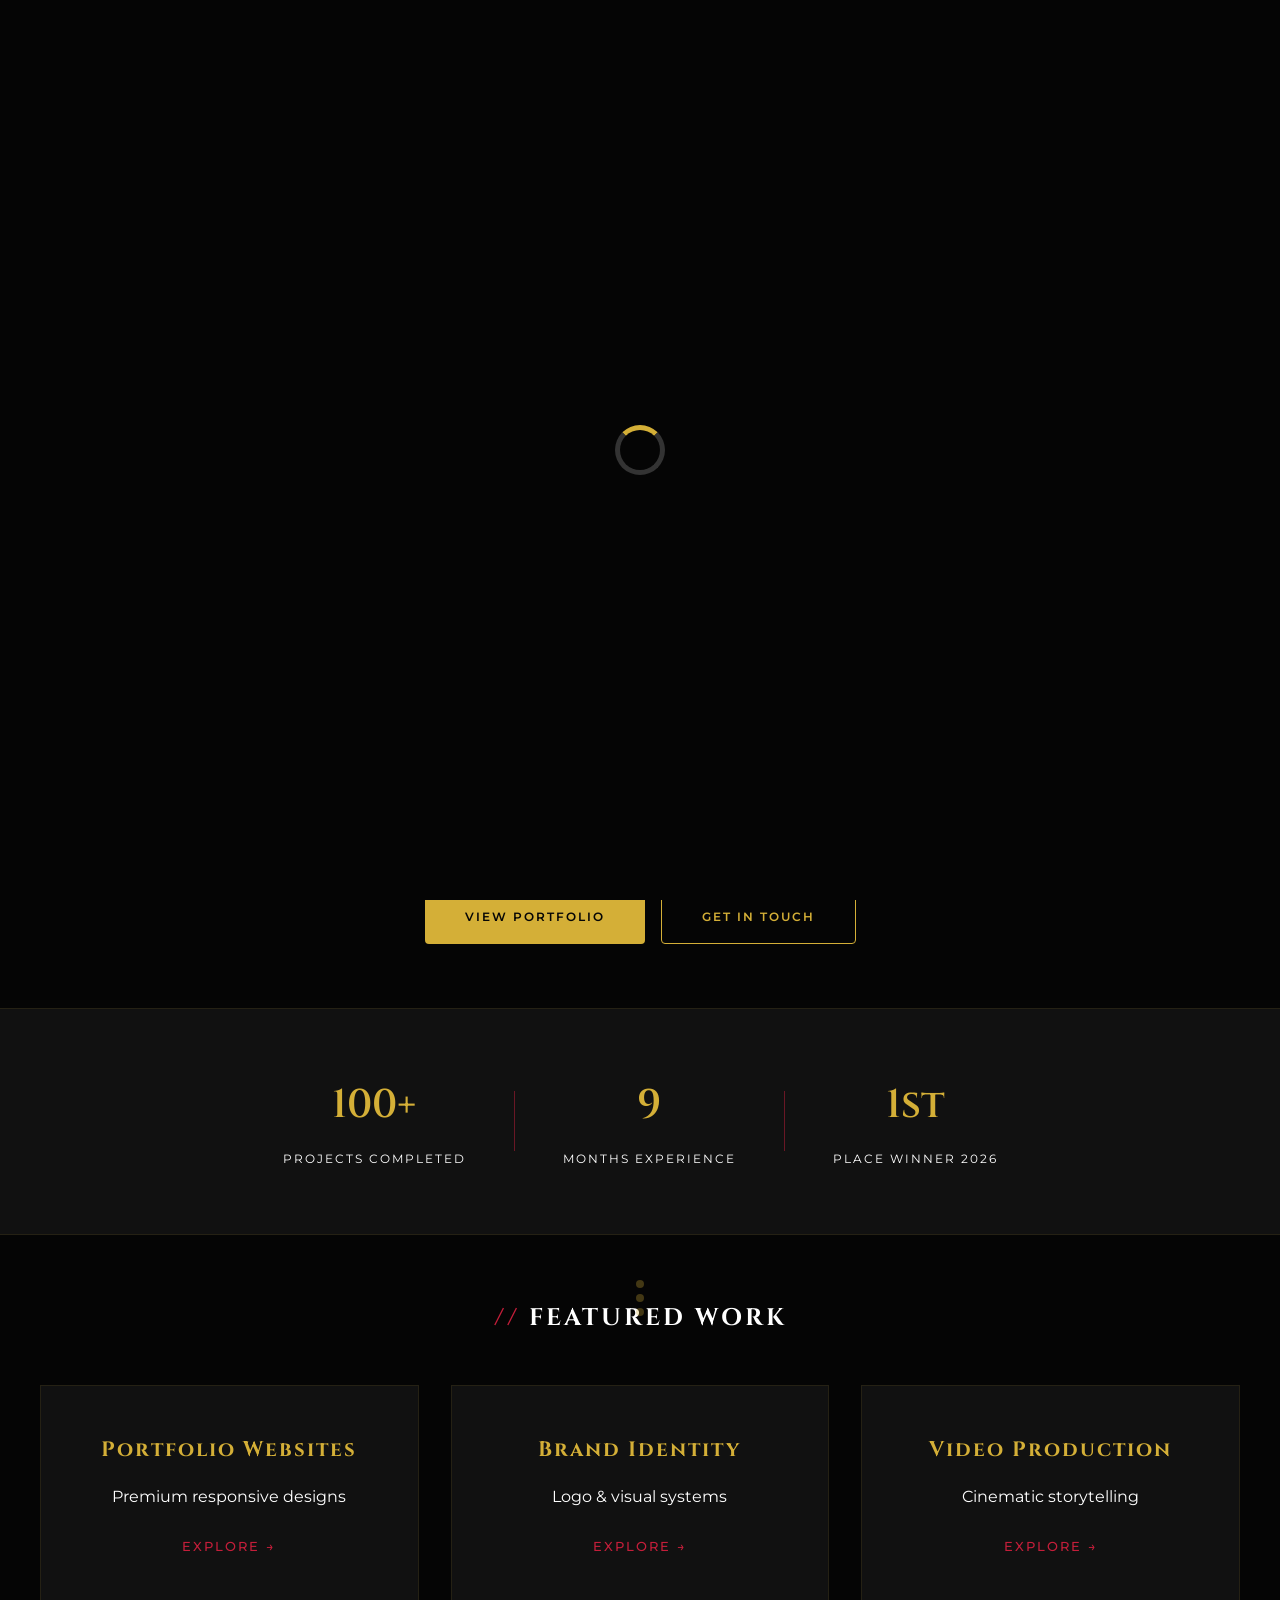
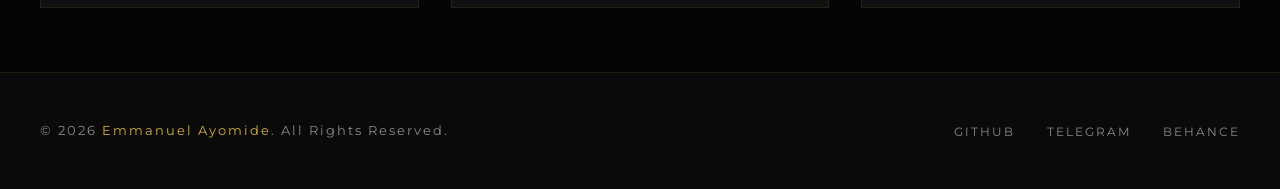
<file: index.html>
<!DOCTYPE html>
<html lang="en">
<head>
  <meta charset="UTF-8">
  <meta name="viewport" content="width=device-width, initial-scale=1.0">
  <title>Emmanuel Ayomide | Portfolio</title>
  <link rel="stylesheet" href="style.css">
  

  <style>
    .stage-nav a.active {
      color: #d4af37 !important;
      font-weight: 700 !important;
      border-bottom: 2px solid #d4af37 !important;
    }
  </style>
  
  <link href="https://fonts.googleapis.com/css2?family=Cinzel:wght@400;600;700&family=Montserrat:wght@300;400;500;600&display=swap" rel="stylesheet">
</head>

<body>
    
<div id="loader">
    <div class="spinner"></div>
</div>

<div class="scroll-progress" id="scrollProgress"></div>
<div class="custom-cursor" id="customCursor"></div>


<div class="gold-flow-bg" id="goldBg"></div>




<header class="stage-header">
  <h1><span class="gold">E</span>MMANUEL <span class="gold">A</span>YOMIDE</h1>
  <p class="subtitle">Web Developer <span class="red">|</span> Graphic Designer <span class="red">|</span> Video Editor</p>
  <div class="header-line"></div>
</header>

<nav class="stage-nav">
  <a href="index.html" class="active">Home</a>
  <a href="about.html">About</a>
  <a href="skills.html">Skills</a>
  <a href="projects.html">Projects</a>
  <a href="contact.html">Contact</a>
</nav>

<main>
  <section class="hero-stage">
    <div class="hero-content">
      <div class="profile-frame">
        <img src="imag.png" alt="Emmanuel Ayomide" class="profile-img">
        <div class="frame-corner top-left"></div>
        <div class="frame-corner top-right"></div>
        <div class="frame-corner bottom-left"></div>
        <div class="frame-corner bottom-right"></div>
      </div>
      
      <h2 class="hero-title">
        <span class="line1">Crafting Digital</span>
        <span class="line2 gold" id="typing">Excellence</span>
      </h2>
      
      <p class="hero-desc">
        Building premium web experiences, stunning visuals, and compelling multimedia 
        <span class="red">that command attention</span>
      </p>
      
      <div class="cta-group">
        <a href="projects.html" class="btn btn-primary">View Portfolio</a>
        <a href="contact.html" class="btn btn-outline">Get In Touch</a>
      </div>
    </div>
    
    <div class="scroll-indicator">
      <span></span>
      <span></span>
      <span></span>
    </div>
  </section>

  <section class="stats-stage">
    <div class="stat-item">
      <span class="stat-number">100+</span>
      <span class="stat-label">Projects Completed</span>
    </div>
    <div class="stat-divider"></div>
    <div class="stat-item">
      <span class="stat-number">9</span>
      <span class="stat-label">Months Experience</span>
    </div>
    <div class="stat-divider"></div>
    <div class="stat-item">
      <span class="stat-number">1st</span>
      <span class="stat-label">Place Winner 2026</span>
    </div>
  </section>

  <section class="featured-stage">
    <h3 class="section-title"><span class="red">//</span> Featured Work</h3>
    <div class="featured-grid">
      <div class="featured-card">
        <div class="card-glow"></div>
        <h4>Portfolio Websites</h4>
        <p>Premium responsive designs</p>
        <a href="projects.html" class="card-link">Explore →</a>
      </div>
      <div class="featured-card">
        <div class="card-glow"></div>
        <h4>Brand Identity</h4>
        <p>Logo & visual systems</p>
        <a href="projects.html" class="card-link">Explore →</a>
      </div>
      <div class="featured-card">
        <div class="card-glow"></div>
        <h4>Video Production</h4>
        <p>Cinematic storytelling</p>
        <a href="projects.html" class="card-link">Explore →</a>
      </div>
    </div>
  </section>
</main>

<footer class="stage-footer">
  <div class="footer-content">
    <p class="copyright">© 2026 <span class="gold">Emmanuel Ayomide</span>. All Rights Reserved.</p>
    <div class="social-links">
      <a href="https://github.com/Web-master142" class="social-link">GitHub</a>
      <a href="https://t.me/web-developer"  class="social-link">Telegram</a>
      <a href="https://www.behance.net/web-developer" class="social-link">Behance</a>
    </div>
  </div>
</footer>



<script src="script.js"></script>
</body>
</html>
</file>
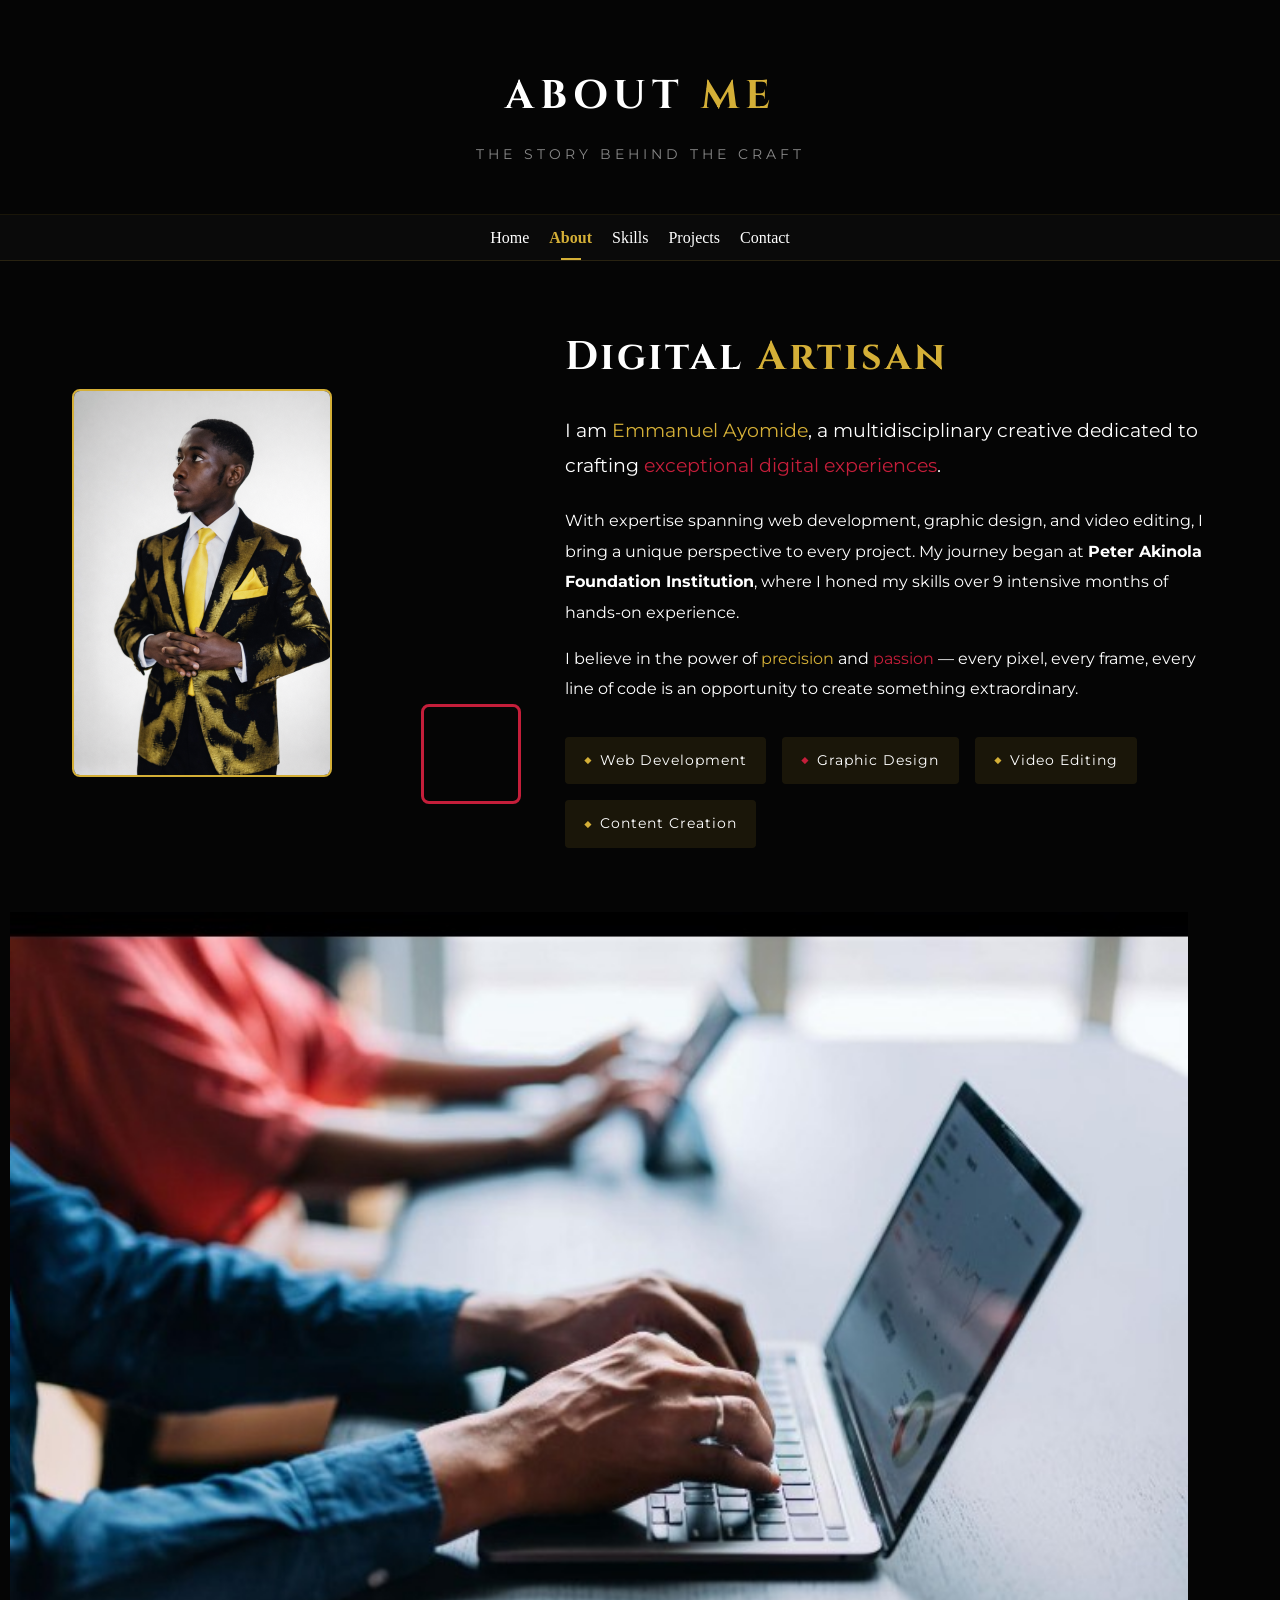
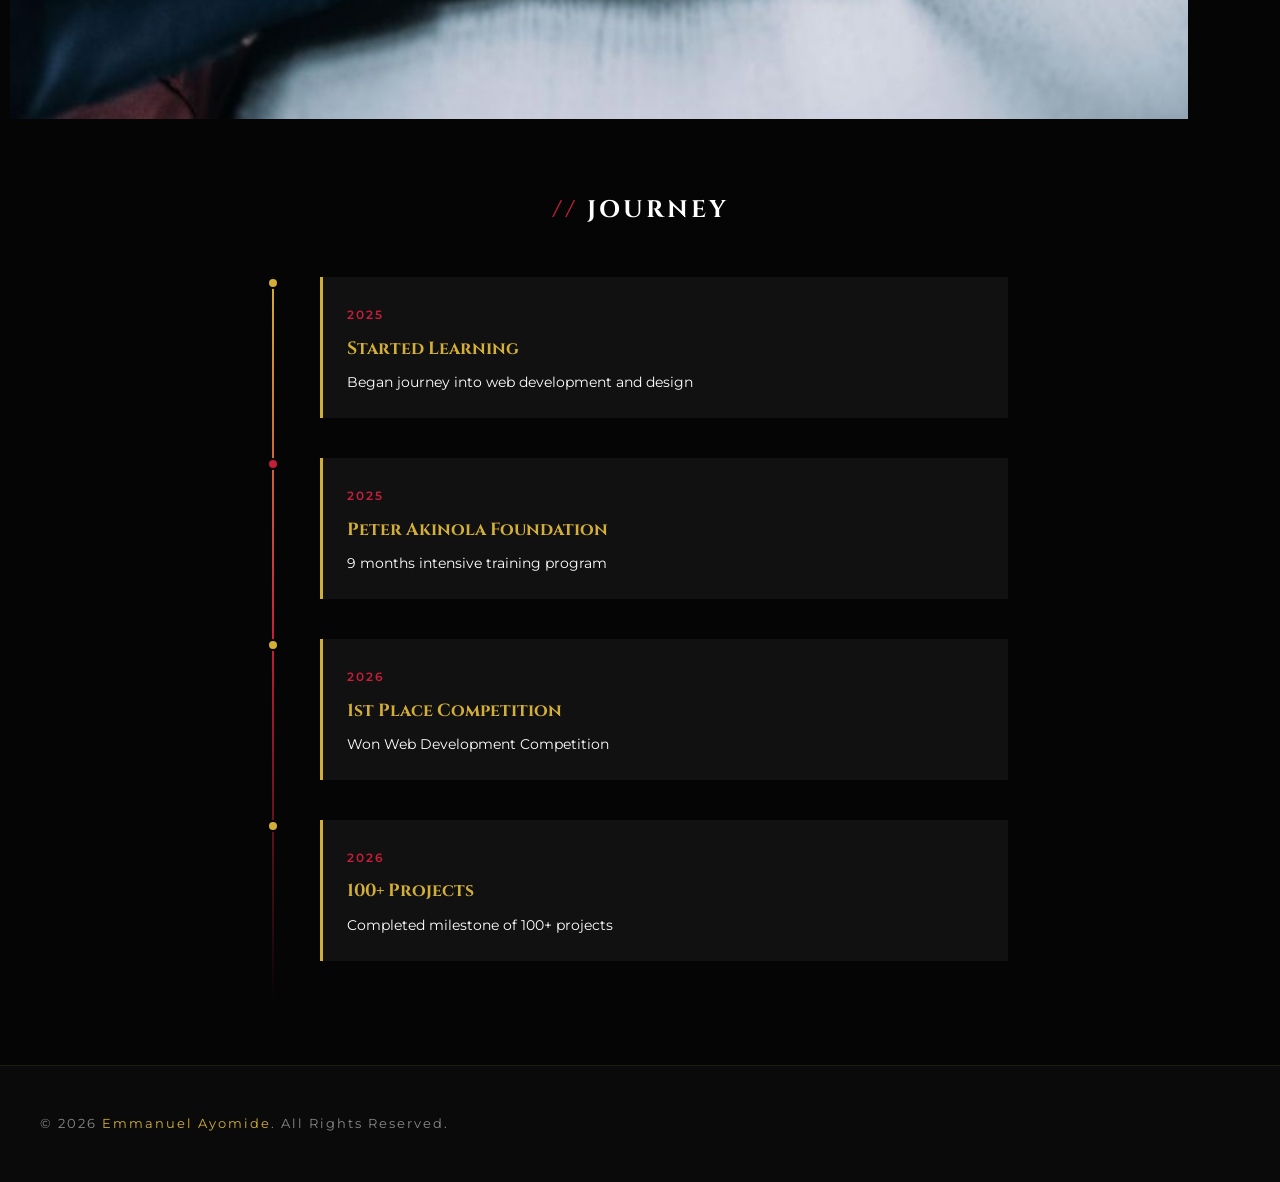
<file: about.html>
<!DOCTYPE html>
<html lang="en">
<head>
<meta charset="UTF-8">
<meta name="viewport" content="width=device-width, initial-scale=1.0">
<title>About | Emmanuel Ayomide</title>
<link rel="stylesheet" href="style.css">
<link href="https://fonts.googleapis.com/css2?family=Cinzel:wght@400;600;700&family=Montserrat:wght@300;400;500;600&display=swap" rel="stylesheet">
</head>
<body>




<header class="page-header">
  <h1>About <span class="gold">Me</span></h1>
  <p class="subtitle">The Story Behind The Craft</p>
</header>

<nav class="stage-nav">
  <a href="index.html">Home</a>
  <a href="about.html" class="active">About</a>
  <a href="skills.html">Skills</a>
  <a href="projects.html">Projects</a>
  <a href="contact.html">Contact</a>
</nav>

<main>
  <section class="about-stage">
    <div class="about-visual">
      <div class="about-image-wrapper">
        <img src="imag.png" alt="Emmanuel Ayomide">
        <div class="image-accent"></div>
      </div>
    </div>
    
    <div class="about-content">
      <h2 class="about-title">Digital <span class="gold">Artisan</span></h2>
      <p class="about-lead">
        I am <span class="gold">Emmanuel Ayomide</span>, a multidisciplinary creative 
        dedicated to crafting <span class="red">exceptional digital experiences</span>.
      </p>
      <p class="about-text">
        With expertise spanning web development, graphic design, and video editing, 
        I bring a unique perspective to every project. My journey began at 
        <strong>Peter Akinola Foundation Institution</strong>, where I honed my skills 
        over 9 intensive months of hands-on experience.
      </p>
      <p class="about-text">
        I believe in the power of <span class="gold">precision</span> and 
        <span class="red">passion</span> — every pixel, every frame, every line of code 
        is an opportunity to create something extraordinary.
      </p>
      
      <div class="about-highlights">
        <div class="highlight">
          <span class="highlight-icon">◆</span>
          <span class="highlight-text">Web Development</span>
        </div>
        <div class="highlight">
          <span class="highlight-icon red">◆</span>
          <span class="highlight-text">Graphic Design</span>
        </div>
        <div class="highlight">
          <span class="highlight-icon gold">◆</span>
          <span class="highlight-text">Video Editing</span>
        </div>
        <div class="highlight">
          <span class="highlight-icon">◆</span>
          <span class="highlight-text">Content Creation</span>
        </div>
      </div>
    </div>
  </section>
<img src="content.png" alt="about image" class="about">
  <section class="timeline-stage">
    <h3 class="section-title"><span class="red">//</span> Journey</h3>
    <div class="timeline">
      <div class="timeline-item">
        <div class="timeline-dot gold"></div>
        <div class="timeline-content">
          <span class="timeline-date">2025</span>
          <h4>Started Learning</h4>
          <p>Began journey into web development and design</p>
        </div>
      </div>
      <div class="timeline-item">
        <div class="timeline-dot red"></div>
        <div class="timeline-content">
          <span class="timeline-date">2025</span>
          <h4>Peter Akinola Foundation</h4>
          <p>9 months intensive training program</p>
        </div>
      </div>
      <div class="timeline-item">
        <div class="timeline-dot gold"></div>
        <div class="timeline-content">
          <span class="timeline-date">2026</span>
          <h4>1st Place Competition</h4>
          <p>Won Web Development Competition</p>
        </div>
      </div>
      <div class="timeline-item">
        <div class="timeline-dot"></div>
        <div class="timeline-content">
          <span class="timeline-date">2026</span>
          <h4>100+ Projects</h4>
          <p>Completed milestone of 100+ projects</p>
        </div>
      </div>
    </div>
  </section>
</main>

<footer class="stage-footer">
  <div class="footer-content">
    <p class="copyright">© 2026 <span class="gold">Emmanuel Ayomide</span>. All Rights Reserved.</p>
  </div>
</footer>



<script src="script.js"></script>
</body>
</html>
</file>
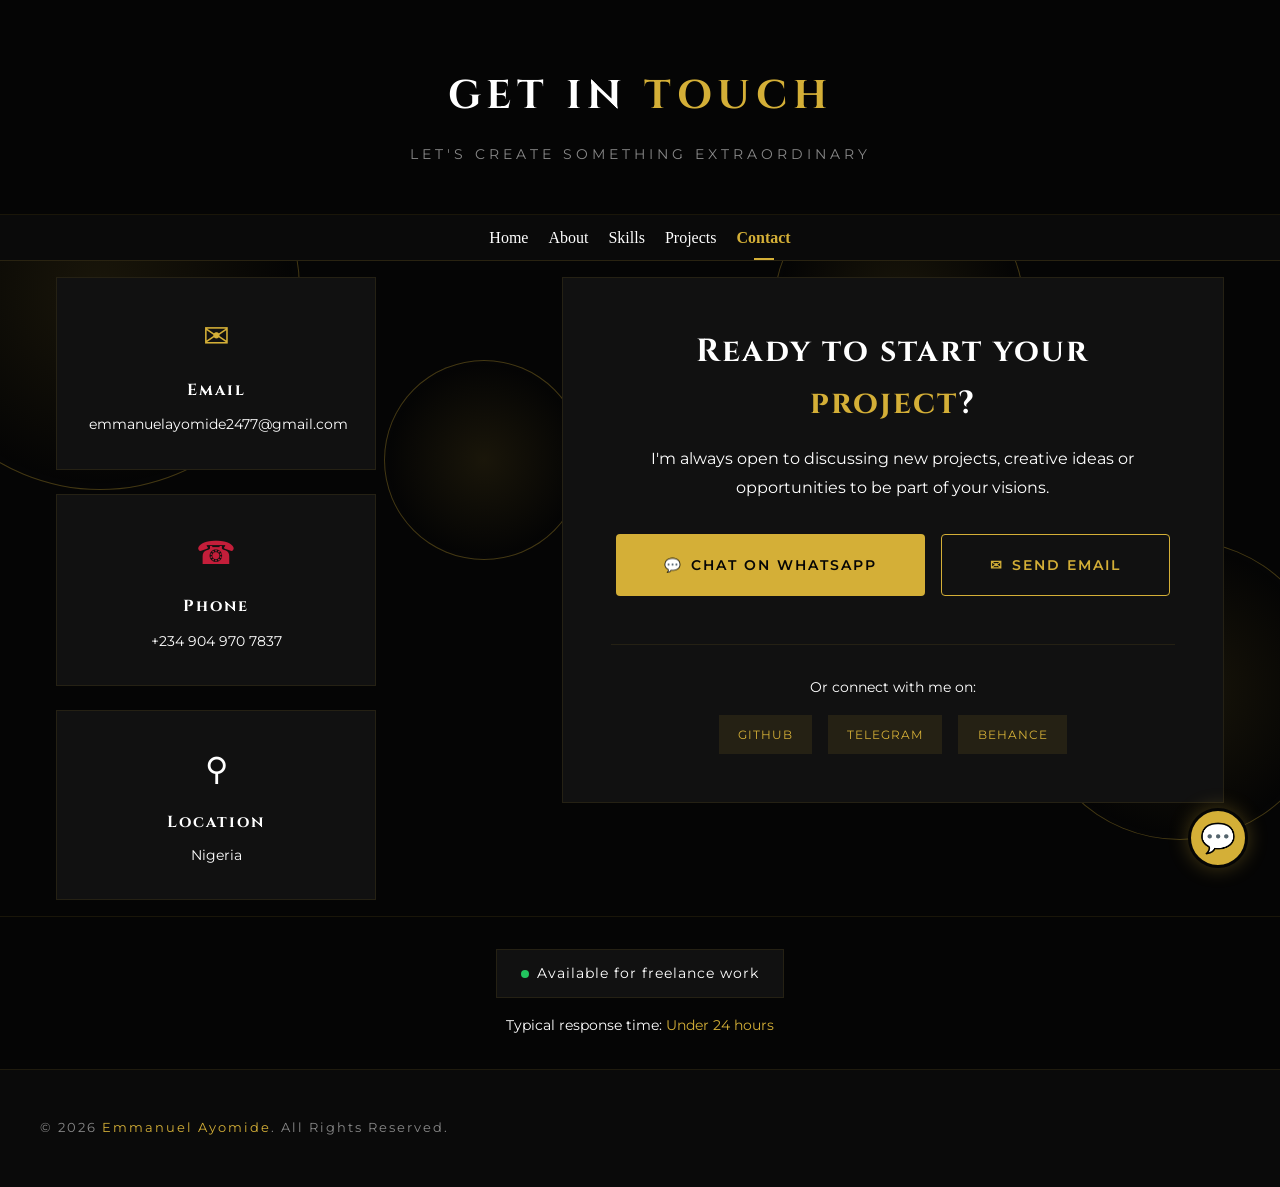
<file: contact.html>
<!DOCTYPE html>
<html lang="en">
<head>
<meta charset="UTF-8">
<meta name="viewport" content="width=device-width, initial-scale=1.0">
<title>Contact | Emmanuel Ayomide</title>
<link rel="stylesheet" href="style.css">
<link href="https://fonts.googleapis.com/css2?family=Cinzel:wght@400;600;700&family=Montserrat:wght@300;400;500;600&display=swap" rel="stylesheet">
</head>
<body>
    
<div class="gold-circles">
  <div class="circle"></div>
  <div class="circle"></div>
  <div class="circle"></div>
  <div class="circle"></div>
  <div class="circle"></div>
</div>


<header class="page-header">
  <h1>Get In <span class="gold">Touch</span></h1>
  <p class="subtitle">Let's Create Something Extraordinary</p>
</header>

<nav class="stage-nav">
  <a href="index.html">Home</a>
  <a href="about.html">About</a>
  <a href="skills.html">Skills</a>
  <a href="projects.html">Projects</a>
  <a href="contact.html" class="active">Contact</a>
</nav>

<main>
  <section class="contact-stage">
    <div class="contact-info">
      <div class="contact-card">
        <span class="contact-icon gold">✉</span>
        <h3>Email</h3>
        <a href="mailto:emmanuelayomide2477@gmail.com">emmanuelayomide2477@gmail.com</a>
      </div>
      
      <div class="contact-card">
        <span class="contact-icon red">☎</span>
        <h3>Phone</h3>
        <a href="tel:+2349049707837">+234 904 970 7837</a>
      </div>
      
      <div class="contact-card">
        <span class="contact-icon">⚲</span>
        <h3>Location</h3>
        <p>Nigeria</p>
      </div>
    </div>

    <div class="contact-action">
      <h2 class="action-title">Ready to start your <span class="gold">project</span>?</h2>
      <p class="action-text">
        I'm always open to discussing new projects, creative ideas or opportunities 
        to be part of your visions.
      </p>
      
      <div class="action-buttons">
        <a href="https://wa.me/2349049707837" class="btn btn-primary btn-large" target="_blank">
          <span>💬</span> Chat on WhatsApp
        </a>
        <a href="mailto:emmanuelayomide2477@gmail.com" class="btn btn-outline btn-large">
          <span>✉</span> Send Email
        </a>
      </div>

      <div class="social-connect">
        <p>Or connect with me on:</p>
        <div class="social-row">
          <a href="https://github.com/Web-master142" class="social-btn">GitHub</a>
          <a href="https://t.me/web-developer" class="social-btn">Telegram</a>
          <a href="https://www.behance.net/web-developer" class="social-btn">Behance</a>
       
        </div>
      </div>
    </div>
  </section>

  <section class="availability-stage">
    <div class="availability-badge">
      <span class="status-dot"></span>
      <span class="status-text">Available for freelance work</span>
    </div>
    <p class="response-time">Typical response time: <span class="gold">Under 24 hours</span></p>
  </section>
</main>

<footer class="stage-footer">
  <div class="footer-content">
    <p class="copyright">© 2026 <span class="gold">Emmanuel Ayomide</span>. All Rights Reserved.</p>
  </div>
</footer>

<a href="https://wa.me/2349049707837" class="whatsapp-float" target="_blank">💬</a>

<script src="script.js"></script>
</body>
</html>
</file>
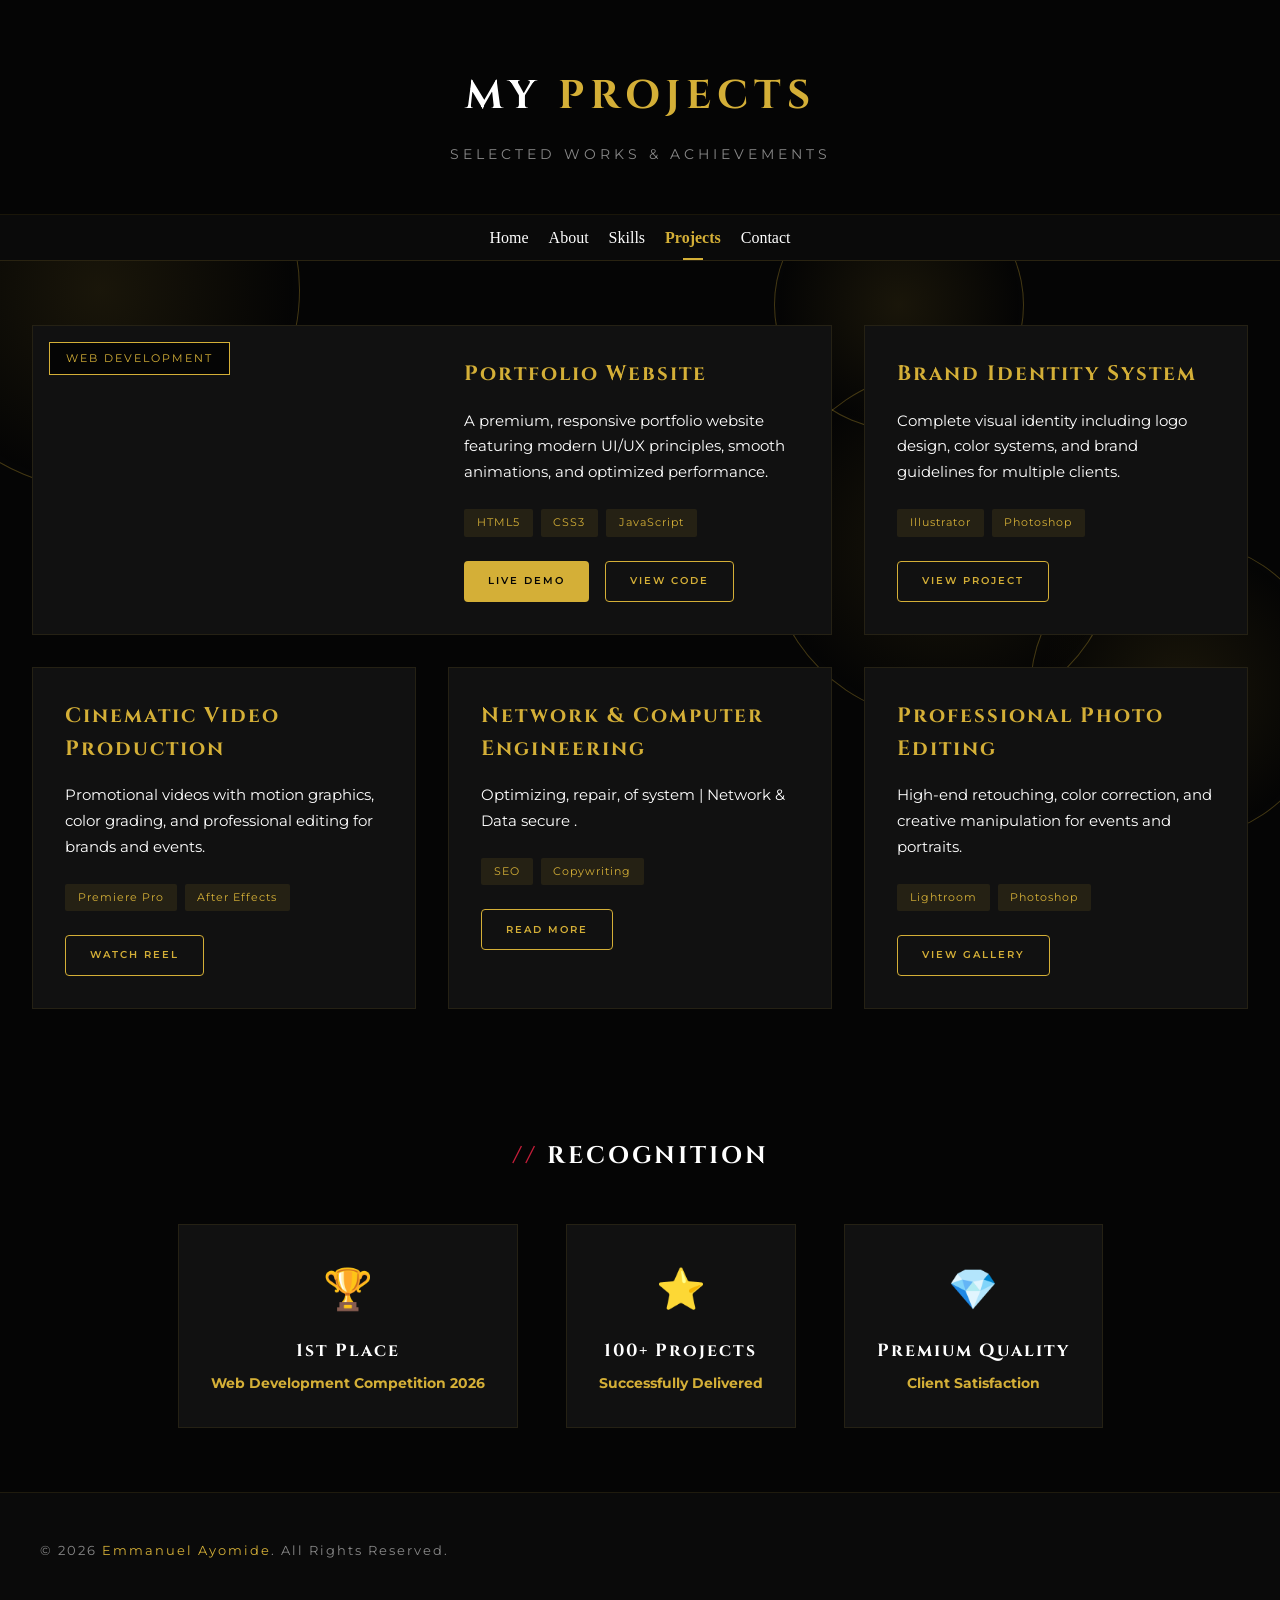
<file: projects.html>
<!DOCTYPE html>
<html lang="en">
<head>
<meta charset="UTF-8">
<meta name="viewport" content="width=device-width, initial-scale=1.0">
<title>Projects | Emmanuel Ayomide</title>
<link rel="stylesheet" href="style.css">
<link href="https://fonts.googleapis.com/css2?family=Cinzel:wght@400;600;700&family=Montserrat:wght@300;400;500;600&display=swap" rel="stylesheet">
</head>
<body>
    
 
    
<div class="gold-circles">
  <div class="circle"></div>
  <div class="circle"></div>
  <div class="circle"></div>
  <div class="circle"></div>
  <div class="circle"></div>
</div>


<header class="page-header">
  <h1>My <span class="gold">Projects</span></h1>
  <p class="subtitle">Selected Works & Achievements</p>
</header>

<nav class="stage-nav">
  <a href="index.html">Home</a>
  <a href="about.html">About</a>
  <a href="skills.html">Skills</a>
  <a href="projects.html" class="active">Projects</a>
  <a href="contact.html">Contact</a>
</nav>

<main>
  <section class="projects-stage">
    <div class="project-showcase">
      <div class="project-card featured">
        <div class="project-image">
          
          <div class="project-overlay">
            <span class="project-tag gold">Web Development</span>
          </div>
        </div>
        <div class="project-content">
          <h3>Portfolio Website</h3>
          <p>A premium, responsive portfolio website featuring modern UI/UX principles, smooth animations, and optimized performance.</p>
          <div class="project-tech">
            <span>HTML5</span>
            <span>CSS3</span>
            <span>JavaScript</span>
          </div>
          <div class="project-links">
            <a href="https://vt.tiktok.com/ZSHt5rEan/" class="btn btn-small btn-primary">Live Demo</a>
            <a href="#" class="btn btn-small btn-outline">View Code</a>
          </div>
        </div>
      </div>

      <div class="project-card">
        <div class="project-image">
        
          <div class="project-overlay">
            <span class="project-tag red">Branding</span>
          </div>
        </div>
        <div class="project-content">
          <h3>Brand Identity System</h3>
          <p>Complete visual identity including logo design, color systems, and brand guidelines for multiple clients.</p>
          <div class="project-tech">
            <span>Illustrator</span>
            <span>Photoshop</span>
          </div>
          <a href="#" class="btn btn-small btn-outline">View Project</a>
        </div>
      </div>

      <div class="project-card">
        <div class="project-image">
   
          <div class="project-overlay">
            <span class="project-tag">Video</span>
          </div>
        </div>
        <div class="project-content">
          <h3>Cinematic Video Production</h3>
          <p>Promotional videos with motion graphics, color grading, and professional editing for brands and events.</p>
          <div class="project-tech">
            <span>Premiere Pro</span>
            <span>After Effects</span>
          </div>
          <a href="#" class="btn btn-small btn-outline">Watch Reel</a>
        </div>
      </div>

      <div class="project-card">
        <div class="project-image">
                   
          <div class="project-overlay">
            <span class="project-tag gold">Content</span>
          </div>
        </div>
        <div class="project-content">
          <h3>Network & Computer<br>Engineering </h3>
          <p>Optimizing, repair, of system | Network & Data secure .</p>
          <div class="project-tech">
            <span>SEO</span>
            <span>Copywriting</span>
          </div>
          <a href="#" class="btn btn-small btn-outline">Read More</a>
        </div>
      </div>
      

      <div class="project-card">
        <div class="project-image">
      
          <div class="project-overlay">
            <span class="project-tag red">Photography</span>
          </div>
        </div>
        <div class="project-content">
          <h3>Professional Photo Editing</h3>
          <p>High-end retouching, color correction, and creative manipulation for events and portraits.</p>
          <div class="project-tech">
            <span>Lightroom</span>
            <span>Photoshop</span>
          </div>
          <a href="#" class="btn btn-small btn-outline">View Gallery</a>
        </div>
      </div>
    </div>
  </section>

  <section class="awards-stage">
    <h3 class="section-title"><span class="red">//</span> Recognition</h3>
    <div class="awards-grid">
      <div class="award-item">
        <div class="award-icon gold">🏆</div>
        <h4>1st Place</h4>
        <p>Web Development Competition 2026</p>
      </div>
      <div class="award-item">
        <div class="award-icon red">⭐</div>
        <h4>100+ Projects</h4>
        <p>Successfully Delivered</p>
      </div>
      <div class="award-item">
        <div class="award-icon">💎</div>
        <h4>Premium Quality</h4>
        <p>Client Satisfaction</p>
      </div>
    </div>
  </section>
</main>

<footer class="stage-footer">
  <div class="footer-content">
    <p class="copyright">© 2026 <span class="gold">Emmanuel Ayomide</span>. All Rights Reserved.</p>
  </div>
</footer>



<script src="script.js"></script>
</body>
</html>
</file>
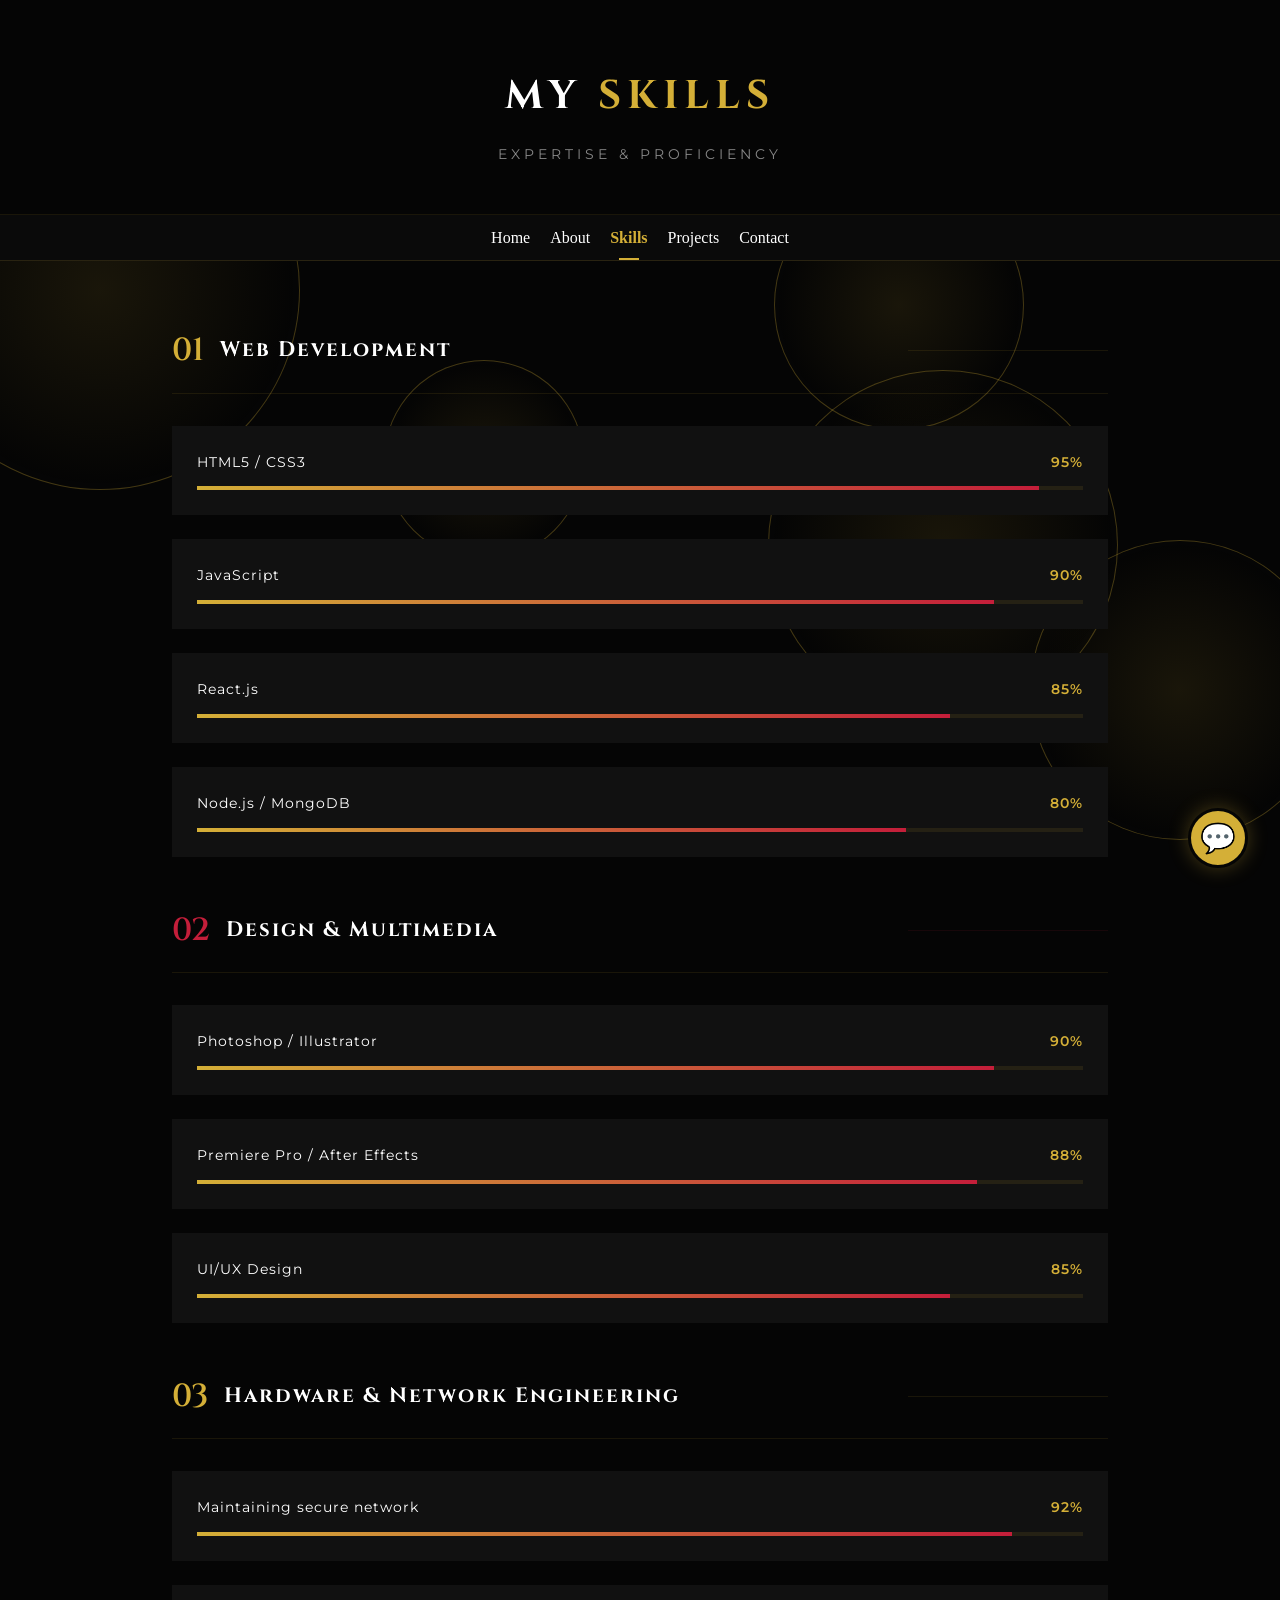
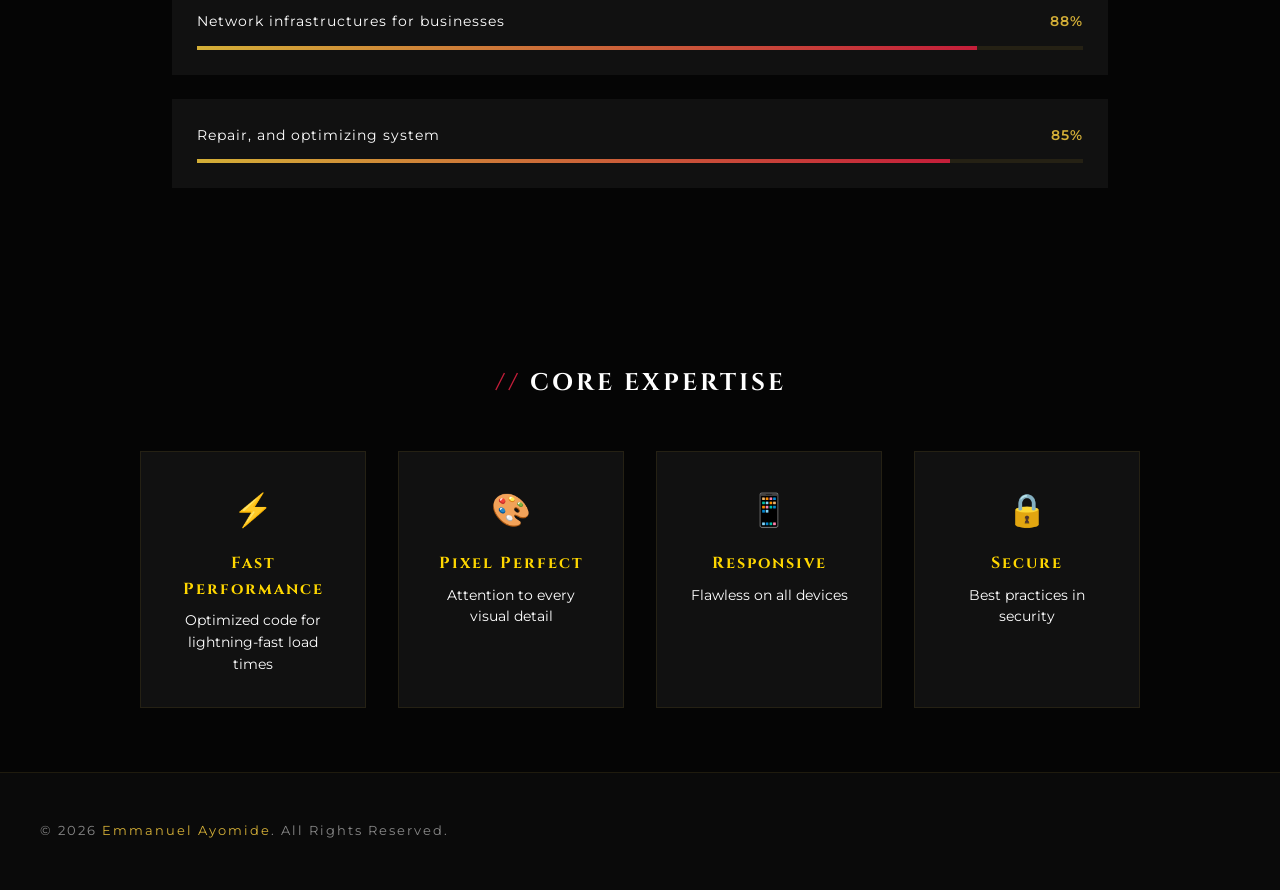
<file: skills.html>
<!DOCTYPE html>
<html lang="en">
<head>
<meta charset="UTF-8">
<meta name="viewport" content="width=device-width, initial-scale=1.0">
<title>Skills | Emmanuel Ayomide</title>
<link rel="stylesheet" href="style.css">
<link href="https://fonts.googleapis.com/css2?family=Cinzel:wght@400;600;700&family=Montserrat:wght@300;400;500;600&display=swap" rel="stylesheet">
</head>
<body>
<div class="gold-circles">
  <div class="circle"></div>
  <div class="circle"></div>
  <div class="circle"></div>
  <div class="circle"></div>
  <div class="circle"></div>
</div>


<header class="page-header">
  <h1>My <span class="gold">Skills</span></h1>
  <p class="subtitle">Expertise & Proficiency</p>
</header>

<nav class="stage-nav">
  <a href="index.html">Home</a>
  <a href="about.html">About</a>
  <a href="skills.html" class="active">Skills</a>
  <a href="projects.html">Projects</a>
  <a href="contact.html">Contact</a>
</nav>

<main>
  <section class="skills-stage">
    <div class="skill-category">
      <div class="category-header">
        <span class="category-num gold">01</span>
        <h3>Web Development</h3>
        <span class="category-line"></span>
      </div>
      <div class="skills-grid">
        <div class="skill-bar">
          <div class="skill-info">
            <span>HTML5 / CSS3</span>
            <span class="gold">95%</span>
          </div>
          <div class="progress-container">
            <div class="progress-fill" data-width="95%"></div>
          </div>
        </div>
        <div class="skill-bar">
          <div class="skill-info">
            <span>JavaScript</span>
            <span class="gold">90%</span>
          </div>
          <div class="progress-container">
            <div class="progress-fill" data-width="90%"></div>
          </div>
        </div>
        <div class="skill-bar">
          <div class="skill-info">
            <span>React.js</span>
            <span class="gold">85%</span>
          </div>
          <div class="progress-container">
            <div class="progress-fill" data-width="85%"></div>
          </div>
        </div>
        <div class="skill-bar">
          <div class="skill-info">
            <span>Node.js / MongoDB</span>
            <span class="gold">80%</span>
          </div>
          <div class="progress-container">
            <div class="progress-fill" data-width="80%"></div>
          </div>
        </div>
      </div>
    </div>

    <div class="skill-category">
      <div class="category-header">
        <span class="category-num red">02</span>
        <h3>Design & Multimedia</h3>
        <span class="category-line red"></span>
      </div>
      <div class="skills-grid">
        <div class="skill-bar">
          <div class="skill-info">
            <span>Photoshop / Illustrator</span>
            <span class="gold">90%</span>
          </div>
          <div class="progress-container">
            <div class="progress-fill" data-width="90%"></div>
          </div>
        </div>
        <div class="skill-bar">
          <div class="skill-info">
            <span>Premiere Pro / After Effects</span>
            <span class="gold">88%</span>
          </div>
          <div class="progress-container">
            <div class="progress-fill" data-width="88%"></div>
          </div>
        </div>
        <div class="skill-bar">
          <div class="skill-info">
            <span>UI/UX Design</span>
            <span class="gold">85%</span>
          </div>
          <div class="progress-container">
            <div class="progress-fill" data-width="85%"></div>
          </div>
        </div>
      </div>
    </div>

    <div class="skill-category">
      <div class="category-header">
        <span class="category-num">03</span>
        <h3>Hardware & Network Engineering</h3>
        <span class="category-line"></span>
      </div>
      <div class="skills-grid">
        <div class="skill-bar">
          <div class="skill-info">
            <span> Maintaining secure network </span>
            <span class="gold">92%</span>
          </div>
          <div class="progress-container">
            <div class="progress-fill" data-width="92%"></div>
          </div>
        </div>
        <div class="skill-bar">
          <div class="skill-info">
            <span>Network infrastructures for businesses </span>
            <span class="gold">88%</span>
          </div>
          <div class="progress-container">
            <div class="progress-fill" data-width="88%"></div>
          </div>
        </div>
        <div class="skill-bar">
          <div class="skill-info">
            <span>Repair, and optimizing system</span>
            <span class="gold">85%</span>
          </div>
          <div class="progress-container">
            <div class="progress-fill" data-width="85%"></div>
          </div>
        </div>
      </div>
    </div>
  </section>

  <section class="expertise-stage">
    <h3 class="section-title"><span class="red">//</span> Core Expertise</h3>
    <div class="expertise-grid">
      <div class="expertise-item">
        <div class="expertise-icon gold">⚡</div>
        <h4>Fast Performance</h4>
        <p>Optimized code for lightning-fast load times</p>
      </div>
      <div class="expertise-item">
        <div class="expertise-icon red">🎨</div>
        <h4>Pixel Perfect</h4>
        <p>Attention to every visual detail</p>
      </div>
      <div class="expertise-item">
        <div class="expertise-icon">📱</div>
        <h4>Responsive</h4>
        <p>Flawless on all devices</p>
      </div>
      <div class="expertise-item">
        <div class="expertise-icon gold">🔒</div>
        <h4>Secure</h4>
        <p>Best practices in security</p>
      </div>
    </div>
  </section>
</main>

<footer class="stage-footer">
  <div class="footer-content">
    <p class="copyright">© 2026 <span class="gold">Emmanuel Ayomide</span>. All Rights Reserved.</p>
  </div>
</footer>

<a href="https://wa.me/2349049707837" class="whatsapp-float" target="_blank">💬</a>

<script src="script.js"></script>
</body>
</html>
</file>
<file: style.css>
:root {
  --black: #050505;
  --black-soft: #0a0a0a;
  --black-card: #111111;
  
  --gold: #d4af37;
  --gold-bright: #ffd700;
  --gold-dark: #b8941f;
  
  --red: #c41e3a;
  --red-bright: #e63950;
  
  --white: #ffffff;
  --white-soft: #f5f5f5;
  --gray: #888888;
  
  --bg: var(--black);
  --bg-card: var(--black-card);
  --text: var(--white);
  --text-muted: var(--gray);
  
  --font-display: 'Cinzel', serif;
  --font-body: 'Montserrat', sans-serif;
}

[data-theme="light"] {
  --bg: var(--white-soft);
  --bg-card: var(--white);
  --text: var(--black);
  --text-muted: #666666;
}

* {
  margin: 0;
  padding: 0;
  box-sizing: border-box;
}

html {
  scroll-behavior: smooth;
}

body {
  font-family: var(--font-body);
  background: var(--bg);
  color: var(--text);
  line-height: 1.6;
  min-height: 100vh;
}

.gold { color: var(--gold); }
.red { color: var(--red); }

#toggleMode {
  position: fixed;
  top: 1.5rem;
  right: 1.5rem;
  width: 48px;
  height: 48px;
  border-radius: 50%;
  background: transparent;
  border: 2px solid var(--gold);
  color: var(--gold);
  font-size: 1.2rem;
  cursor: pointer;
  z-index: 1000;
  display: flex;
  align-items: center;
  justify-content: center;
  transition: all 0.3s ease;
}

#toggleMode:hover {
  background: var(--gold);
  color: var(--black);
  transform: rotate(180deg);
}

[data-theme="light"] #toggleMode {
  border-color: var(--black);
  color: var(--black);
}

[data-theme="light"] #toggleMode:hover {
  background: var(--black);
  color: var(--gold);
}

.stage-header {
  padding: 5rem 2rem 4rem;
  text-align: center;
  background: var(--black);
  border-bottom: 1px solid rgba(212, 175, 55, 0.2);
}

.stage-header h1 {
  font-family: var(--font-display);
  font-size: 3rem;
  letter-spacing: 8px;
  text-transform: uppercase;
  font-weight: 400;
}

.stage-header h1 .gold {
  font-weight: 700;
}

.subtitle {
  font-size: 0.85rem;
  letter-spacing: 4px;
  text-transform: uppercase;
  color: var(--text-muted);
  margin-top: 1rem;
}

.header-line {
  width: 100px;
  height: 2px;
  background: var(--gold);
  margin: 2rem auto 0;
}

.page-header {
  padding: 4rem 2rem 3rem;
  text-align: center;
  background: var(--bg);
  border-bottom: 1px solid rgba(212, 175, 55, 0.1);
}

.page-header h1 {
  font-family: var(--font-display);
  font-size: 2.5rem;
  letter-spacing: 6px;
  text-transform: uppercase;
}

.stage-nav {
  display: flex;
  justify-content: center;
  align-items: center;
  gap: 0.5rem
  padding: 2px;
  background: var(--black-soft);
  border-bottom: 1px solid rgba(212, 175, 55, 0.15);
  position: sticky;
  top: 0;
  z-index: 100;
}

.stage-nav a {

  font-weight: 500;
  
  color: white;
  text-decoration: none;
  padding: 10px;
  position: relative;
  transition: all 0.3s ease;
  font-family: san-serif;
}

.stage-nav a::after {
  content: '';
  position: absolute;
  bottom: 0;
  left: 50%;
  transform: translateX(-50%) scaleX(0);
  width: 20px;
  height: 2px;
  background: var(--gold);
  transition: transform 0.3s ease;
}

.stage-nav a:hover {
  color: var(--gold);
}

.stage-nav a:hover::after {
  transform: translateX(-50%) scaleX(1);
}

.stage-nav a.active {
  color: var(--gold);
  font-weight: 700;
}

.stage-nav a.active::after {
  transform: translateX(-50%) scaleX(1);
  background: var(--gold);
}

[data-theme="light"] .stage-nav {
  background: var(--white);
  border-bottom-color: rgba(0, 0, 0, 0.1);
}

[data-theme="light"] .stage-nav a {
  color: #666666;
}

[data-theme="light"] .stage-nav a:hover,
[data-theme="light"] .stage-nav a.active {
  color: var(--black);
}

[data-theme="light"] .stage-nav a.active::after {
  background: var(--black);
}

.hero-stage {
  min-height: 70vh;
  display: flex;
  flex-direction: column;
  justify-content: center;
  align-items: center;
  padding: 4rem 2rem;
  text-align: center;
}

.profile-frame {
  position: relative;
  margin-bottom: 2rem;
}

.profile-img {
  width: 170px;
  height: 220px;
  object-fit: cover;
  border-radius: 60%;
  border: 3px solid var(--gold);
  padding: 5px;
}

.frame-corner {
  position: absolute;
  width: 25px;
  height: 25px;
  border: 2px solid var(--red);
}

.frame-corner.top-left { top: -5px; left: -5px; border-right: none; border-bottom: none; }
.frame-corner.top-right { top: -5px; right: -5px; border-left: none; border-bottom: none; }
.frame-corner.bottom-left { bottom: -5px; left: -5px; border-right: none; border-top: none; }
.frame-corner.bottom-right { bottom: -5px; right: -5px; border-left: none; border-top: none; }

.hero-title {
  font-family: var(--font-display);
  margin-bottom: 1.5rem;
}

.hero-title .line1 {
  display: block;
  font-size: 1.3rem;
  font-weight: 300;
  letter-spacing: 4px;
  color: white;
  text-transform: uppercase;
}

.hero-title .line2 {
  display: block;
  font-size: 2.5rem;
  font-weight: 600;
  letter-spacing: 6px;
  margin-top: 0.5rem;
}

#typing {
  border-right: 3px solid var(--gold);
  animation: blink 1s infinite;
}

@keyframes blink {
  0%, 50% { border-color: var(--gold); }
  51%, 100% { border-color: transparent; }
}

.hero-desc {
  color: var(--white);
  font-size: 1.1rem;
  max-width: 600px;
  margin: 0 auto 2rem;
  line-height: 1.8;
}

.cta-group {
  display: flex;
  gap: 1rem;
  justify-content: center;
  flex-wrap: wrap;
}

.scroll-indicator {
  position: absolute;
  bottom: -26rem;
  display: flex;
  flex-direction: column;
  gap: 6px;
}

.scroll-indicator span {
  width: 8px;
  height: 8px;
  background: var(--gold);
  border-radius: 50%;
  opacity: 0.3;
  animation: bounce 1.5s infinite;
}

.scroll-indicator span:nth-child(2) { animation-delay: 0.2s; }
.scroll-indicator span:nth-child(3) { animation-delay: 0.4s; }

@keyframes bounce {
  0%, 100% { transform: translateY(0); opacity: 0.3; }
  50% { transform: translateY(10px); opacity: 1; }
}

.btn {
  display: inline-flex;
  align-items: center;
  gap: 0.5rem;
  font-size: 0.75rem;
  font-weight: 600;
  letter-spacing: 2px;
  text-transform: uppercase;
  text-decoration: none;
  padding: 1rem 2.5rem;
  border-radius: 4px;
  transition: all 0.3s ease;
  cursor: pointer;
  border: none;
}

.btn-primary {
  background: var(--gold);
  color: var(--black);
}

.btn-primary:hover {
  background: var(--gold-bright);
  box-shadow: 0 0 20px rgba(212, 175, 55, 0.3);
  transform: translateY(-2px);
}

.btn-outline {
  background: transparent;
  color: var(--gold);
  border: 1px solid var(--gold);
}

.btn-outline:hover {
  background: var(--gold);
  color: var(--black);
}

.btn-small {
  padding: 0.7rem 1.5rem;
  font-size: 0.65rem;
}

.btn-large {
  padding: 1.2rem 3rem;
  font-size: 0.85rem;
}

[data-theme="light"] .btn-outline {
  color: var(--black);
  border-color: var(--black);
}

[data-theme="light"] .btn-outline:hover {
  background: var(--black);
  color: var(--gold);
}

.stats-stage {
  display: flex;
  justify-content: center;
  align-items: center;
  gap: 3rem;
  padding: 4rem 2rem;
  background: var(--bg-card);
  border-top: 1px solid rgba(212, 175, 55, 0.1);
  border-bottom: 1px solid rgba(212, 175, 55, 0.1);
  flex-wrap: wrap;
}

.stat-item {
  text-align: center;
}

.stat-number {
  display: block;
  font-family: var(--font-display);
  font-size: 2.5rem;
  font-weight: 600;
  color: var(--gold);
  margin-bottom: 0.5rem;
}

.stat-label {
  font-size: 0.75rem;
  letter-spacing: 2px;
  text-transform: uppercase;
  color: var(--white);
}

.stat-divider {
  width: 1px;
  height: 60px;
  background: var(--red);
  opacity: 0.5;
}

@media (max-width: 768px) {
  .stats-stage {
    flex-direction: column;
    gap: 2rem;
  }
  .stat-divider {
    width: 60px;
    height: 1px;
  }
}

.section-title {
  font-family: var(--font-display);
  font-size: 1.5rem;
  letter-spacing: 3px;
  text-transform: uppercase;
  text-align: center;
  margin-bottom: 3rem;
  padding-top: 4rem;
}

.featured-stage {
  padding: 0 2rem 4rem;
}

.featured-grid {
  display: grid;
  grid-template-columns: repeat(auto-fit, minmax(300px, 1fr));
  gap: 2rem;
  max-width: 1200px;
  margin: 0 auto;
}

.featured-card {
  background: var(--bg-card);
  padding: 3rem 2rem;
  border: 1px solid rgba(212, 175, 55, 0.1);
  text-align: center;
  position: relative;
  transition: all 0.3s ease;
}

.featured-card::before {
  content: '';
  position: absolute;
  top: 0;
  left: 0;
  width: 100%;
  height: 3px;
  background: linear-gradient(90deg, var(--gold), var(--red), var(--gold));
  transform: scaleX(0);
  transition: transform 0.4s ease;
}

.featured-card:hover {
  border-color: var(--gold);
  transform: translateY(-5px);
  box-shadow: 0 10px 30px rgba(0, 0, 0, 0.3);
}

.featured-card:hover::before {
  transform: scaleX(1);
}

.featured-card h4 {
  font-family: var(--font-display);
  font-size: 1.3rem;
  letter-spacing: 2px;
  margin-bottom: 1rem;
  color: var(--gold);
}

.featured-card p {
  color: var(--white);
  margin-bottom: 1.5rem;
}

.card-link {
  color: var(--red);
  text-decoration: none;
  font-size: 0.8rem;
  letter-spacing: 2px;
  text-transform: uppercase;
  font-weight: 500;
}

.card-link:hover {
  color: var(--gold);
}

[data-theme="light"] .featured-card {
  background: var(--white);
  border-color: rgba(0, 0, 0, 0.1);
}

[data-theme="light"] .featured-card:hover {
  box-shadow: 0 10px 30px rgba(0, 0, 0, 0.1);
}

.about-stage {
  display: grid;
  grid-template-columns: 1fr 1.5fr;
  gap: 4rem;
  padding: 4rem 2rem;
  max-width: 1200px;
  margin: 0 auto;
  align-items: center;
}

.about-image-wrapper {
  position: relative;
}

.about-image-wrapper img {
  width: 90%;
  max-width: 260px;
  border-radius: 8px;
  border: 2px solid var(--gold);
}

.image-accent {
  position: absolute;
  bottom: -20px;
  right: -20px;
  width: 100px;
  height: 100px;
  border: 3px solid var(--red);
  border-radius: 8px;
  z-index: -1;
}

.about-title {
  font-family: var(--font-display);
  font-size: 2.5rem;
  letter-spacing: 3px;
  margin-bottom: 1.5rem;
}

.about-lead {
  font-size: 1.2rem;
  line-height: 1.8;
  margin-bottom: 1.5rem;
}

.about-text {
  color: var(--white);
  line-height: 1.9;
  margin-bottom: 1rem;
}

.about-highlights {
  display: flex;
  flex-wrap: wrap;
  gap: 1rem;
  margin-top: 2rem;
}

.highlight {
  display: flex;
  align-items: center;
  gap: 0.5rem;
  padding: 0.8rem 1.2rem;
  background: rgba(212, 175, 55, 0.1);
  border-radius: 4px;
}

.highlight-icon {
  color: var(--gold);
  font-size: 0.8rem;
}

.highlight-icon.red {
  color: var(--red);
}

.highlight-text {
  font-size: 0.85rem;
  letter-spacing: 1px;
}

@media (max-width: 968px) {
  .about-stage {
    grid-template-columns: 1fr;
    text-align: center;
  }
  .about-image-wrapper {
    margin: 0 auto;
  }
  .about-highlights {
    justify-content: center;
  }
}

.timeline-stage {
  padding: 0 2rem 4rem;
  max-width: 800px;
  margin: 0 auto;
}

.timeline {
  position: relative;
  padding-left: 2rem;
}

.timeline::before {
  content: '';
  position: absolute;
  left: 0;
  top: 0;
  bottom: 0;
  width: 2px;
  background: linear-gradient(180deg, var(--gold), var(--red), transparent);
}

.timeline-item {
  position: relative;
  padding-bottom: 2.5rem;
}

.timeline-dot {
  position: absolute;
  left: -2rem;
  top: 0;
  width: 12px;
  height: 12px;
  background: var(--gold);
  border-radius: 50%;
  transform: translateX(-5px);
  border: 2px solid var(--bg);
}

.timeline-dot.red {
  background: var(--red);
}

.timeline-content {
  background: var(--bg-card);
  padding: 1.5rem;
  border-left: 3px solid var(--gold);
  margin-left: 1rem;
}

.timeline-date {
  font-size: 0.75rem;
  letter-spacing: 2px;
  text-transform: uppercase;
  color: var(--red);
  font-weight: 600;
}

.timeline-content h4 {
  font-family: var(--font-display);
  font-size: 1.1rem;
  margin: 0.5rem 0;
  color: var(--gold);
}

.timeline-content p {
  color: var(--white);
  font-size: 0.9rem;
}

.skills-stage {
  padding: 4rem 2rem;
  max-width: 1000px;
  margin: 0 auto;
}

.skill-category {
  margin-bottom: 3rem;
}

.category-header {
  display: flex;
  align-items: center;
  gap: 1rem;
  margin-bottom: 2rem;
  padding-bottom: 1rem;
  border-bottom: 1px solid rgba(212, 175, 55, 0.1);
}

.category-num {
  font-family: var(--font-display);
  font-size: 2rem;
  font-weight: 600;
  color: var(--gold);
}

.category-num.red {
  color: var(--red);
}

.category-header h3 {
  font-family: var(--font-display);
  font-size: 1.3rem;
  letter-spacing: 2px;
  flex: 1;
}

.category-line {
  flex: 1;
  height: 1px;
  background: rgba(212, 175, 55, 0.1);
  max-width: 200px;
}

.category-line.red {
  background: rgba(196, 30, 58, 0.1);
}

.skills-grid {
  display: grid;
  gap: 1.5rem;
}

.skill-bar {
  background: var(--bg-card);
  padding: 1.5rem;
  border: 1px solid transparent;
  transition: all 0.3s ease;
}

.skill-bar:hover {
  border-color: rgba(212, 175, 55, 0.1);
}

.skill-info {
  display: flex;
  justify-content: space-between;
  margin-bottom: 0.8rem;
  font-size: 0.9rem;
  letter-spacing: 1px;
}

.skill-info span.gold {
  color: var(--gold);
  font-weight: 600;
}

.progress-container {
  height: 4px;
  background: rgba(212, 175, 55, 0.1);
  overflow: hidden;
}

.progress-fill {
  height: 100%;
  background: linear-gradient(90deg, var(--gold), var(--red));
  width: 0;
  transition: width 1.5s ease;
}

.expertise-stage {
  padding: 0 2rem 4rem;
}

.expertise-grid {
  display: grid;
  grid-template-columns: repeat(auto-fit, minmax(200px, 1fr));
  gap: 2rem;
  max-width: 1000px;
  margin: 0 auto;
}

.expertise-item {
  text-align: center;
  padding: 2rem;
  background: var(--bg-card);
  border: 1px solid rgba(212, 175, 55, 0.1);
  transition: all 0.3s ease;
}

.expertise-item:hover {
  border-color: var(--gold);
  transform: translateY(-5px);
}

.expertise-icon {
  font-size: 2rem;
  margin-bottom: 1rem;
}

.expertise-icon.gold {
  color: var(--gold);
}

.expertise-icon.red {
  color: var(--red);
}

.expertise-item h4 {
  font-family: var(--font-display);
  font-size: 1rem;
  letter-spacing: 2px;
  margin-bottom: 0.5rem;
  color: gold;
}

.expertise-item p {
  color: var(--white);
  font-size: 0.85rem;
}

.projects-stage {
  padding: 4rem 2rem;
}

.project-showcase {
  display: grid;
  grid-template-columns: repeat(auto-fit, minmax(350px, 1fr));
  gap: 2rem;
  max-width: 1400px;
  margin: 0 auto;
}

.project-card {
  background: var(--bg-card);
  border: 1px solid rgba(212, 175, 55, 0.1);
  overflow: hidden;
  transition: all 0.3s ease;
}

.project-card:hover {
  border-color: var(--gold);
  box-shadow: 0 10px 30px rgba(212, 175, 55, 0.1);
}

.project-card.featured {
  grid-column: span 2;
  display: grid;
  grid-template-columns: 1fr 1fr;
}

@media (max-width: 968px) {
  .project-card.featured {
    grid-column: span 1;
    grid-template-columns: 1fr;
  }
}

.project-image {
  position: relative;
  overflow: hidden;
}

.project-image img {
  width: 100%;
  height: 250px;
  object-fit: cover;
  transition: transform 0.5s ease;
}

.project-card:hover .project-image img {
  transform: scale(1.05);
}

.project-overlay {
  position: absolute;
  top: 1rem;
  left: 1rem;
}

.project-tag {
  display: inline-block;
  padding: 0.4rem 1rem;
  font-size: 0.7rem;
  letter-spacing: 2px;
  text-transform: uppercase;
  background: var(--black);
  border: 1px solid var(--gold);
  color: var(--gold);
}

.project-tag.red {
  border-color: var(--red);
  color: var(--red);
}

.project-content {
  padding: 2rem;
}

.project-content h3 {
  font-family: var(--font-display);
  font-size: 1.3rem;
  letter-spacing: 2px;
  margin-bottom: 1rem;
  color: var(--gold);
}

.project-content p {
  color: var(--white);
  font-size: 0.95rem;
  line-height: 1.7;
  margin-bottom: 1.5rem;
}

.project-tech {
  display: flex;
  gap: 0.5rem;
  flex-wrap: wrap;
  margin-bottom: 1.5rem;
}

.project-tech span {
  font-size: 0.7rem;
  letter-spacing: 1px;
  padding: 0.3rem 0.8rem;
  background: rgba(212, 175, 55, 0.1);
  color: var(--gold);
  border-radius: 2px;
}

.project-links {
  display: flex;
  gap: 1rem;
}

.awards-stage {
  padding: 0 2rem 4rem;
}

.awards-grid {
  display: flex;
  justify-content: center;
  gap: 3rem;
  flex-wrap: wrap;
  max-width: 1000px;
  margin: 0 auto;
}

.award-item {
  text-align: center;
  padding: 2rem;
  background: var(--bg-card);
  border: 1px solid rgba(212, 175, 55, 0.1);
  min-width: 200px;
  transition: all 0.3s ease;
}

.award-item:hover {
  border-color: var(--gold);
  transform: translateY(-5px);
}

.award-icon {
  font-size: 2.5rem;
  margin-bottom: 1rem;
}

.award-icon.gold {
  color: var(--gold);
}

.award-icon.red {
  color: var(--red);
}

.award-item h4 {
  font-family: var(--font-display);
  font-size: 1.1rem;
  letter-spacing: 2px;
  margin-bottom: 0.5rem;
  
}

.award-item p {
  color: var(--gold);
  font-size: 0.85rem;
  font-weight: bold;
}

.contact-stage {
  display: grid;
  grid-template-columns: 1fr 1.5fr;
  gap: 4rem;
  padding: 1rem 1rem;
  max-width: 1200px;
  margin: 0 auto;
  align-items: start;

}

.contact-info {
  display: flex;
  flex-direction: column;
  gap: 1.5rem;
  width: 20rem;
}

.contact-card {
  background: var(--bg-card);
  
  padding: 2rem;
  border: 1px solid rgba(212, 175, 55, 0.1);
  text-align: center;
  transition: all 0.3s ease;
}

.contact-card:hover {
  border-color: var(--gold);
  box-shadow: 0 0 20px rgba(212, 175, 55, 0.1);
}

.contact-icon {
  font-size: 2rem;
  display: block;
  margin-bottom: 1rem;
}

.contact-icon.gold {
  color: var(--gold);
}

.contact-icon.red {
  color: var(--red);
}

.contact-card h3 {
  font-family: var(--font-display);
  font-size: 1rem;
  letter-spacing: 2px;
  margin-bottom: 0.5rem;
}

.contact-card a,
.contact-card p {
  color: var(--white);
  text-decoration: none;
  font-size: 0.9rem;
  transition: color 0.3s ease;
}

.contact-card a:hover {
  color: var(--gold);
}

.contact-action {
  background: var(--bg-card);
  padding: 3rem;
  border: 1px solid rgba(212, 175, 55, 0.1);
  text-align: center;
}

.action-title {
  font-family: var(--font-display);
  font-size: 2rem;
  letter-spacing: 2px;
  margin-bottom: 1rem;
}

.action-text {
  color: var(--white);
  margin-bottom: 2rem;
  line-height: 1.8;
}

.action-buttons {
  display: flex;
  gap: 1rem;
  justify-content: center;
  flex-wrap: wrap;
  margin-bottom: 3rem;
}

.social-connect {
  border-top: 1px solid rgba(212, 175, 55, 0.1);
  padding-top: 2rem;
}

.social-connect p {
  color: var(--white);
  font-size: 0.85rem;
  margin-bottom: 1rem;
}

.social-row {
  display: flex;
  gap: 1rem;
  justify-content: center;
  flex-wrap: wrap;
}

.social-btn {
  padding: 0.6rem 1.2rem;
  background: rgba(212, 175, 55, 0.1);
  color: var(--gold);
  text-decoration: none;
  font-size: 0.75rem;
  letter-spacing: 1px;
  text-transform: uppercase;
  transition: all 0.3s ease;
}

.social-btn:hover {
  background: var(--gold);
  color: var(--black);
}

@media (max-width: 968px) {
  .contact-stage {
    grid-template-columns: 1fr;
  }
}

.availability-stage {
  text-align: center;
  padding: 2rem;
  border-top: 1px solid rgba(212, 175, 55, 0.1);
}

.availability-badge {
  display: inline-flex;
  align-items: center;
  gap: 0.5rem;
  padding: 0.8rem 1.5rem;
  background: var(--bg-card);
  border: 1px solid rgba(212, 175, 55, 0.1);
  margin-bottom: 1rem;
}

.status-dot {
  width: 8px;
  height: 8px;
  background: #22c55e;
  border-radius: 50%;
  animation: pulse 2s infinite;
}

@keyframes pulse {
  0%, 100% { opacity: 1; }
  50% { opacity: 0.5; }
}

.status-text {
  font-size: 0.85rem;
  letter-spacing: 1px;
}

.response-time {
  color: var(--white);
  font-size: 0.9rem;
}

.response-time .gold {
  color: var(--gold);
}

.stage-footer {
  background: var(--black-soft);
  border-top: 1px solid rgba(212, 175, 55, 0.1);
  padding: 3rem 2rem;
  margin-top: auto;
}

.footer-content {
  max-width: 1200px;
  margin: 0 auto;
  display: flex;
  justify-content: space-between;
  align-items: center;
  flex-wrap: wrap;
  gap: 1rem;
}

.copyright {
  font-size: 0.8rem;
  letter-spacing: 2px;
  color: var(--gray);
}


.social-links {
  display: flex;
  gap: 2rem;
}

.social-link {
  color: var(--gray);
  text-decoration: none;
  font-size: 0.75rem;
  letter-spacing: 2px;
  text-transform: uppercase;
  transition: color 0.3s ease;
}

.social-link:hover {
  color: var(--gold);
}

[data-theme="light"] .stage-footer {
  background: var(--white);
  border-top-color: rgba(0, 0, 0, 0.1);
}

.whatsapp-float {
  position: fixed;
  bottom: 2rem;
  right: 2rem;
  width: 60px;
  height: 60px;
  background: var(--gold);
  color: var(--black);
  border-radius: 50%;
  display: flex;
  align-items: center;
  justify-content: center;
  font-size: 1.8rem;
  text-decoration: none;
  box-shadow: 0 0 20px rgba(212, 175, 55, 0.3);
  transition: all 0.3s ease;
  z-index: 999;
  border: 3px solid var(--black);
}

.whatsapp-float:hover {
  transform: scale(1.1) rotate(10deg);
  background: var(--red);
  color: var(--white);
  box-shadow: 0 0 20px rgba(196, 30, 58, 0.3);
}

[data-theme="light"] .whatsapp-float {
  border-color: var(--white);
}

.reveal {
  opacity: 0;
  transform: translateY(30px);
  transition: all 0.8s ease;
}

.reveal.active {
  opacity: 1;
  transform: translateY(0);
}

@media (max-width: 768px) {
  .stage-header h1 {
    font-size: 2rem;
    letter-spacing: 4px;
  }
  
  .hero-title .line2 {
    font-size: 2rem;
  }
  
  .page-header h1 {
    font-size: 2rem;
  }
  
  .section-title {
    font-size: 1.2rem;
  }
  
  .project-showcase {
    grid-template-columns: 1fr;
  }
  
  .footer-content {
    flex-direction: column;
    text-align: center;
  }
  
  .whatsapp-float {
    width: 55px;
    height: 55px;
    font-size: 1.6rem;
    bottom: 1.5rem;
    right: 1.5rem;
  }
}

::selection {
  background: var(--gold);
  color: var(--black);
}

::-webkit-scrollbar {
  width: 8px;
}

::-webkit-scrollbar-track {
  background: var(--black);
}

::-webkit-scrollbar-thumb {
  background: var(--gold-dark);
  border-radius: 4px;
}

::-webkit-scrollbar-thumb:hover {
  background: var(--gold);
}

[data-theme="light"]::-webkit-scrollbar-track {
  background: var(--white-soft);
}

[data-theme="light"]::-webkit-scrollbar-thumb {
  background: var(--gray);
}

#loader {
  position: fixed;
  width: 100%;
  height: 100vh;
  background: #050505;
  display: flex;
  justify-content: center;
  align-items: center;
  z-index: 9999;
  transition: opacity 0.5s ease;
}

.spinner {
  width: 50px;
  height: 50px;
  border: 5px solid #333;
  border-top: 5px solid #d4af37;
  border-radius: 50%;
  animation: spin 1s linear infinite;
}

@keyframes spin {
  100% { transform: rotate(360deg); }
}

.gold-circles {
  position: fixed;
  top: 0;
  left: 0;
  width: 100%;
  height: 100%;
  pointer-events: none;
  z-index: -1;
  overflow: hidden;
}

.circle {
  position: absolute;
  border-radius: 50%;
  border: 1px solid rgba(212, 175, 55, 0.3);
  background: radial-gradient(circle, rgba(212, 175, 55, 0.1) 0%, transparent 70%);
  animation: float 20s infinite ease-in-out;
}

.circle:nth-child(1) {
  width: 400px;
  height: 400px;
  top: 10%;
  left: -100px;
  animation-delay: 0s;
  animation-duration: 25s;
}

.circle:nth-child(2) {
  width: 300px;
  height: 300px;
  top: 60%;
  right: -50px;
  animation-delay: -5s;
  animation-duration: 30s;
}

.circle:nth-child(3) {
  width: 200px;
  height: 200px;
  top: 40%;
  left: 30%;
  animation-delay: -10s;
  animation-duration: 22s;
}

.circle:nth-child(4) {
  width: 350px;
  height: 350px;
  bottom: 20%;
  left: 60%;
  animation-delay: -15s;
  animation-duration: 28s;
}

.circle:nth-child(5) {
  width: 250px;
  height: 250px;
  top: 20%;
  right: 20%;
  animation-delay: -8s;
  animation-duration: 24s;
}

@keyframes float {
  0%, 100% { transform: translateY(0) rotate(0deg); }
  50% { transform: translateY(-20px) rotate(5deg); }
}

.progress-fill {
  height: 100%;
  background: linear-gradient(90deg, var(--gold), var(--red));
  width: 0;
  transition: width 1.5s cubic-bezier(0.4, 0, 0.2, 1);
}
.about {
    width: 92%;
    height: 100%;
    margin-left: 10px;
}


.container {
  width: 800px;
}


@media (max-width: 600px) {
  .container {
    width: 100%;
  }
}
</file>
